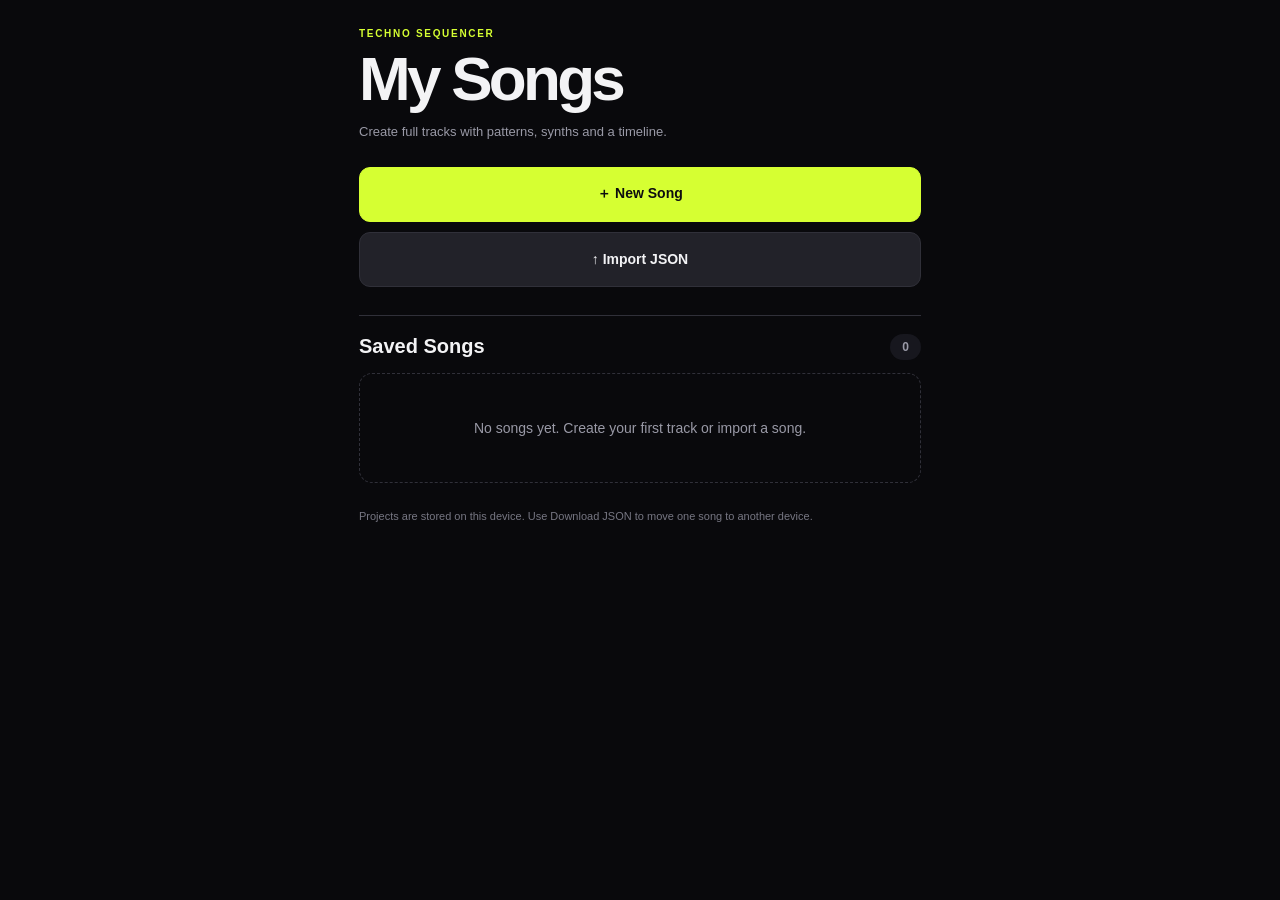
<file: index.html>
<!doctype html>
<html lang="ja">
<head>
  <meta charset="utf-8">
  <meta name="viewport" content="width=device-width, initial-scale=1, viewport-fit=cover">
  <meta name="theme-color" content="#0b0b0d">
  <meta name="apple-mobile-web-app-capable" content="yes">
  <meta name="apple-mobile-web-app-status-bar-style" content="black-translucent">
  <meta name="apple-mobile-web-app-title" content="Techno Seq">
  <link rel="manifest" href="./manifest.webmanifest">
  <link rel="apple-touch-icon" href="./icon.jpeg">
  <link rel="icon" href="./icon.jpeg" type="image/jpeg">
  <link rel="stylesheet" href="./home-v2.css">
  <title>My Songs · Techno Sequencer</title>
</head>
<body>
<main class="home">
  <header>
    <p class="eyebrow">TECHNO SEQUENCER</p>
    <h1>My Songs</h1>
    <p class="subtitle">Create full tracks with patterns, synths and a timeline.</p>
  </header>
  <div class="main-actions">
    <button id="newSong" class="primary" type="button">＋ New Song</button>
    <button id="importSong" type="button">↑ Import JSON</button>
    <input id="jsonFile" type="file" accept=".json,application/json" hidden>
  </div>
  <section class="library">
    <div class="library-head"><h2>Saved Songs</h2><span id="savedCount">0</span></div>
    <p class="message" id="message" role="status"></p>
    <div id="songList" class="song-list"></div>
    <div id="emptyState" class="empty">
      <p>No songs yet. Create your first track or import a song.</p>
    </div>
  </section>
  <footer>Projects are stored on this device. Use Download JSON to move one song to another device.</footer>
</main>
<script src="./song-data.js"></script>
<script src="./home-v2.js"></script>
</body>
</html>
</file>
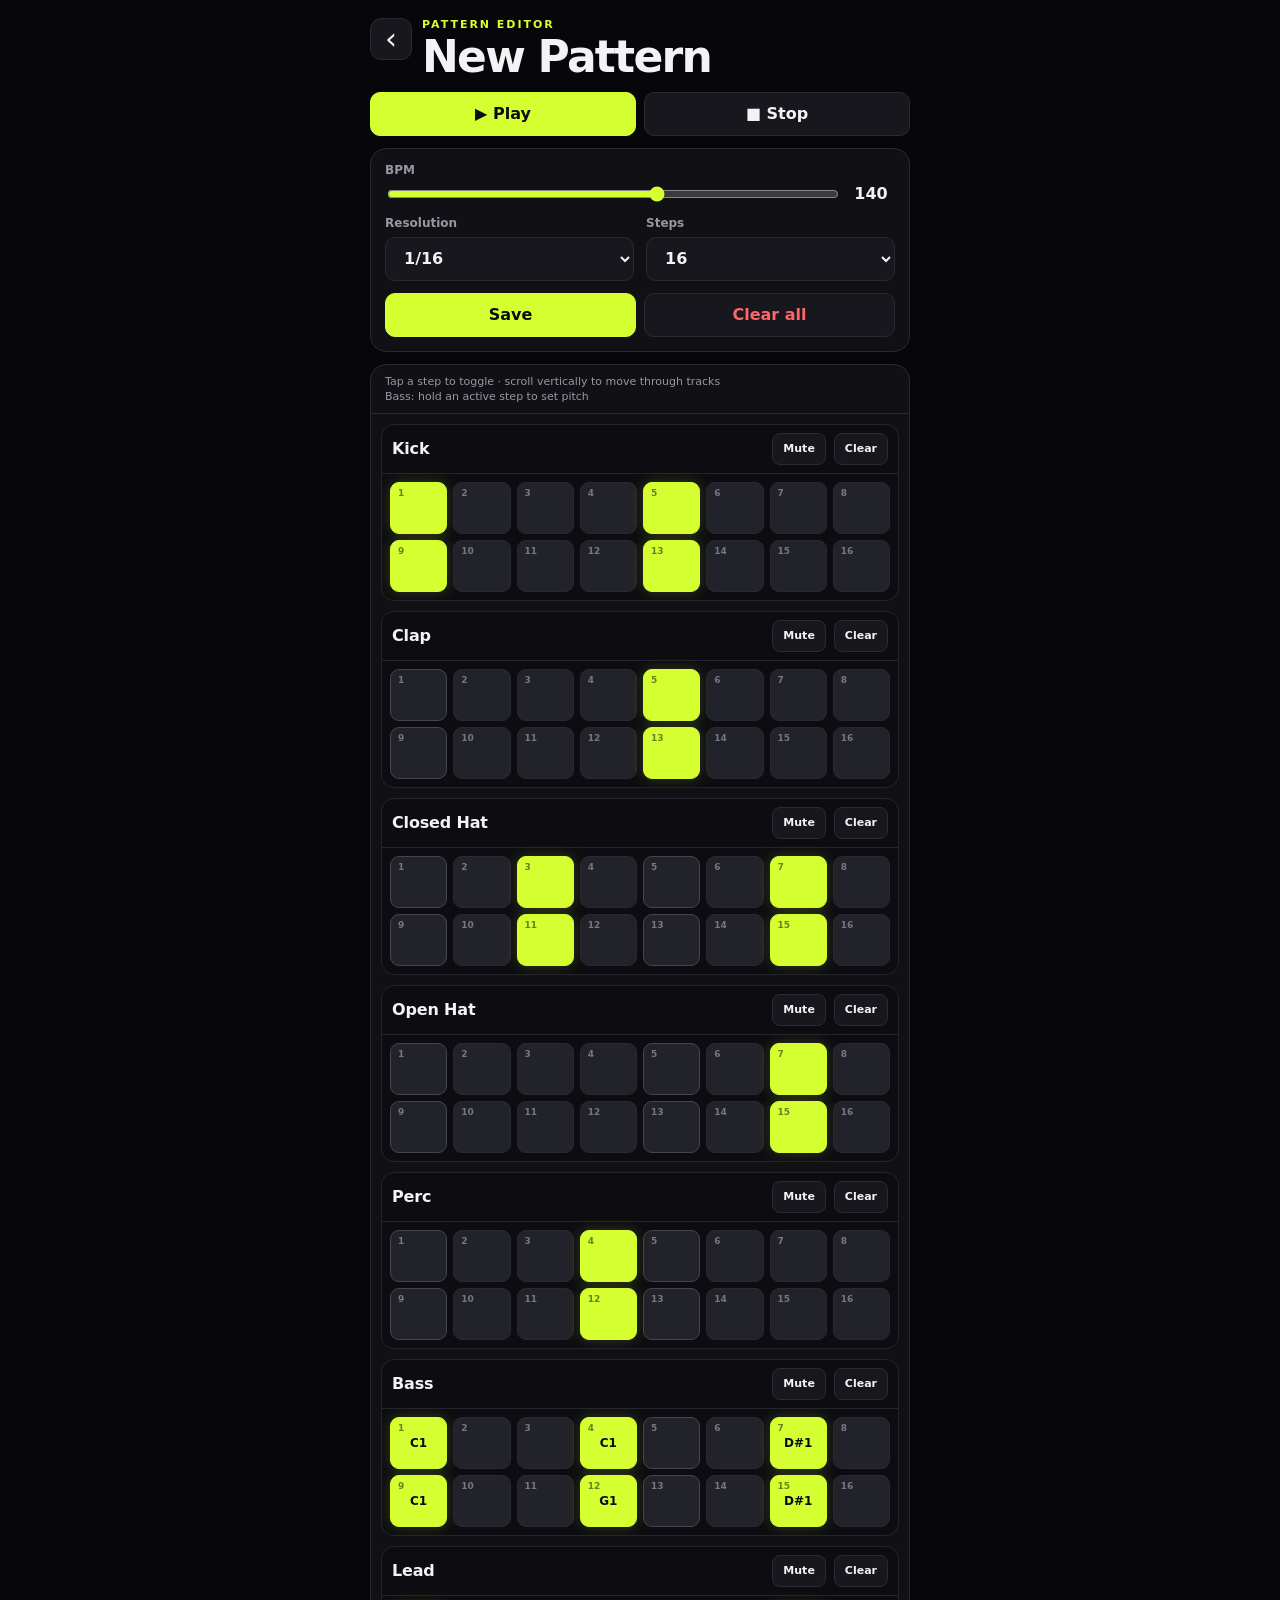
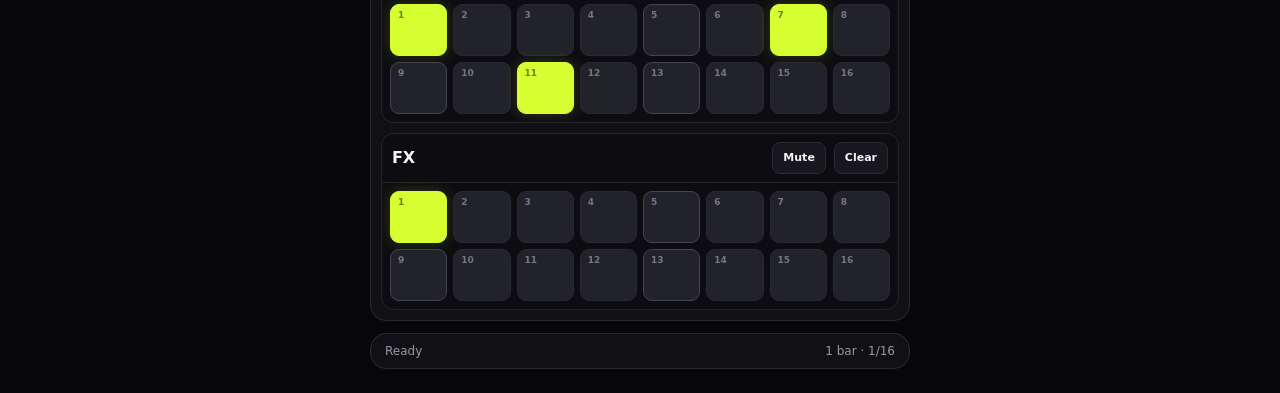
<file: editor.html>
<!doctype html>
<html lang="en">
<head>
  <meta charset="utf-8" />
  <meta name="viewport" content="width=device-width, initial-scale=1, viewport-fit=cover" />
  <meta name="theme-color" content="#0b0b0d" />
  <meta name="apple-mobile-web-app-capable" content="yes" />
  <meta name="apple-mobile-web-app-status-bar-style" content="black-translucent" />
  <meta name="apple-mobile-web-app-title" content="Techno Seq" />
  <link rel="manifest" href="./manifest.webmanifest" />
  <link rel="apple-touch-icon" href="./icon.jpeg" />
  <link rel="icon" href="./icon.jpeg" type="image/jpeg" />
  <link rel="stylesheet" href="./styles.css" />
  <link rel="stylesheet" href="./editor.css" />
  <title>Pattern Editor · Techno Sequencer</title>
</head>
<body>
  <main class="app-shell">
    <header class="topbar">
      <div class="editor-title-row">
        <a class="home-link" href="./" aria-label="Back to patterns">‹</a>
        <div>
          <p class="eyebrow">PATTERN EDITOR</p>
          <h1 id="patternTitle">New Pattern</h1>
        </div>
      </div>
      <div class="transport" aria-label="Transport controls">
        <button id="playBtn" class="primary" type="button">▶ Play</button>
        <button id="stopBtn" type="button">■ Stop</button>
      </div>
    </header>

    <section class="control-panel" aria-label="Sequencer settings">
      <label>
        <span>BPM</span>
        <div class="bpm-control">
          <input id="bpm" type="range" min="80" max="180" step="1" value="140" />
          <output id="bpmValue">140</output>
        </div>
      </label>
      <label>
        <span>Resolution</span>
        <select id="resolution">
          <option value="16" selected>1/16</option>
          <option value="8">1/8</option>
        </select>
      </label>
      <label>
        <span>Steps</span>
        <select id="stepCount">
          <option value="16" selected>16</option>
          <option value="32">32</option>
        </select>
      </label>
      <div class="utility-buttons">
        <button id="saveBtn" class="primary" type="button">Save</button>
        <button id="clearBtn" class="danger" type="button">Clear all</button>
      </div>
    </section>

    <section class="sequencer-card">
      <div class="hint-row">
        <span>Tap a step to toggle · scroll vertically to move through tracks</span>
        <span>Bass: hold an active step to set pitch</span>
      </div>
      <div id="sequencer" class="sequencer" aria-label="Step sequencer"></div>
    </section>

    <section class="status-card" aria-live="polite">
      <span id="status">Ready</span>
      <span id="loopInfo">1 bar · 1/16</span>
    </section>
  </main>

  <dialog id="saveDialog" class="save-dialog">
    <form id="saveForm">
      <div class="dialog-head">
        <div>
          <p class="eyebrow">SAVE PATTERN</p>
          <h2>Name this pattern</h2>
        </div>
        <button type="button" id="cancelSaveBtn" class="icon-button" aria-label="Close">×</button>
      </div>
      <label class="save-name-label" for="saveName">Pattern name</label>
      <input id="saveName" class="pattern-name-input" type="text" maxlength="40" autocomplete="off" placeholder="e.g. Peak Time 01" />
      <button class="primary save-confirm" type="submit">Save &amp; Home</button>
    </form>
  </dialog>

  <dialog id="noteDialog" class="note-dialog">
    <form method="dialog">
      <div class="dialog-head">
        <div>
          <p class="eyebrow">BASS PITCH</p>
          <h2 id="noteDialogTitle">Step 1</h2>
        </div>
        <button value="cancel" class="icon-button" aria-label="Close">×</button>
      </div>
      <div id="noteOptions" class="note-grid"></div>
    </form>
  </dialog>

  <script src="./app.js"></script>
  <script src="./editor.js"></script>
</body>
</html>
</file>
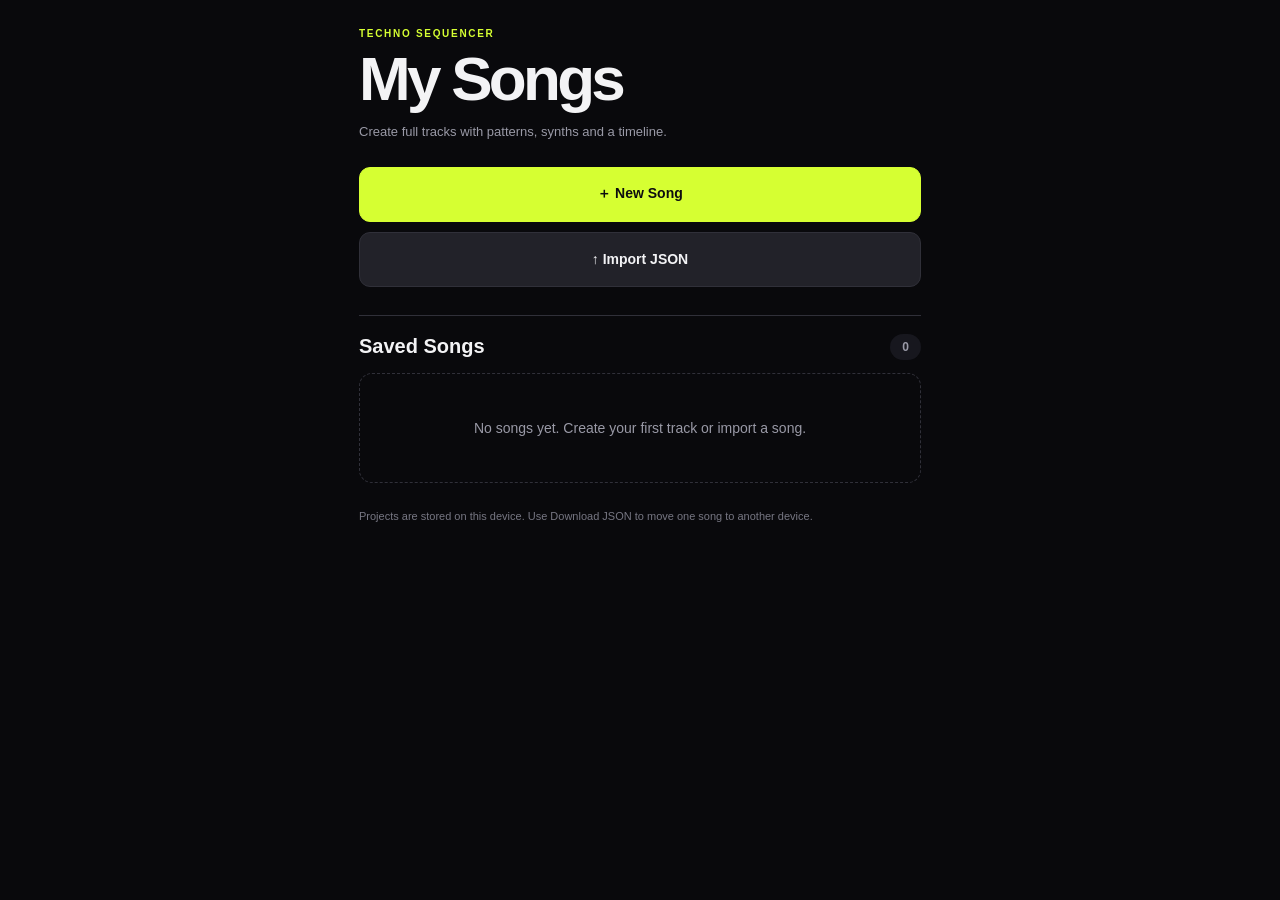
<file: studio.html>
<!doctype html>
<html lang="ja">
<head>
  <meta charset="utf-8">
  <meta name="viewport" content="width=device-width, initial-scale=1, viewport-fit=cover">
  <meta name="theme-color" content="#0b0b0d">
  <meta name="apple-mobile-web-app-capable" content="yes">
  <meta name="apple-mobile-web-app-status-bar-style" content="black-translucent">
  <link rel="manifest" href="./manifest.webmanifest">
  <link rel="apple-touch-icon" href="./icon.jpeg">
  <link rel="icon" href="./icon.jpeg" type="image/jpeg">
  <link rel="stylesheet" href="./studio.css">
  <title>Song Studio · Techno Sequencer</title>
</head>
<body>
<main class="studio">
  <header class="topbar">
    <div class="brand">
      <a id="backLink" class="back" href="./" aria-label="楽曲一覧に戻る">‹</a>
      <div class="name">
        <span class="eyebrow">TECHNO SEQUENCER</span>
        <button id="renameSong" class="song-name" title="曲名を変更">Untitled Song <span>✎</span></button>
      </div>
      <button id="saveBtn" class="accent" type="button">Save</button>
    </div>
    <div class="transport">
      <button id="playBtn" class="accent" type="button">▶ Play</button>
      <button id="stopBtn" type="button">■ Stop</button>
      <label class="bpm-label">BPM <input id="bpm" type="number" min="60" max="200" step="1" inputmode="numeric" value="140"></label>
      <div class="play-position" id="position">1 / 32</div>
    </div>
  </header>
  <nav id="editTabs" class="tabs" aria-label="パターン編集メニュー" hidden>
    <button data-tab="pattern" class="selected" type="button">PATTERN</button>
    <button data-tab="sound" type="button">SOUND</button>
  </nav>
  <section id="songPanel" class="panel">
    <div class="section-head">
      <div><h2>Arrangement</h2><p>TRACK / BARの目盛りをタップしてそこから再生 · 空白レーンをタップしてクリップ追加</p></div>
    </div>
    <div class="section-tools">
      <label>Song length
        <select id="songBars">
          <option value="16">16 bars</option>
          <option value="32">32 bars</option>
          <option value="64">64 bars</option>
          <option value="128">128 bars</option>
        </select>
      </label>
    </div>
    <div class="timeline-wrap" id="timelineWrap" tabindex="0" aria-label="曲の時間軸">
      <div id="timeline" class="timeline"></div>
    </div>
    <p class="hint">横スクロールで曲を移動できます。新しいクリップは4小節単位で配置されます。</p>
  </section>
  <section id="patternPanel" class="panel" hidden>
    <div class="section-head">
      <div><h2 id="patternTitle">Pattern Editor</h2><p id="patternSub">クリップを選択すると編集できます。</p></div>
    </div>
    <div id="patternControls" class="section-tools">
      <div class="fixed-pattern-length"><span>Pattern length</span><strong>4 bars · Fixed</strong></div>
      <label class="pattern-volume" for="patternVolume">Volume · <span id="patternInstrument">Track</span>
        <span class="volume-row">
          <input id="patternVolume" type="range" min="0" max="150" step="1" value="100">
          <output id="patternVolumeValue" for="patternVolume">100%</output>
        </span>
      </label>
      <label id="noteLengthLabel">Note length
        <select id="noteLength">
          <option value="2">1/8</option><option value="4">1/4</option>
          <option value="8">1/2</option><option value="16">1 bar</option>
        </select>
      </label>
      <button id="clearPattern" type="button">Clear Notes</button>
    </div>
    <div id="patternGrid" class="pattern-workspace"></div>
    <p class="hint" id="patternHint">マスをタップすると音を配置・削除できます。</p>
  </section>
  <section id="soundPanel" class="panel" hidden>
    <div class="section-head"><div><h2 id="soundTitle">Sound</h2><p>選択中の楽器の音色を調整します。</p></div></div>
    <div id="soundEditor" class="sound-editor"></div>
  </section>
  <footer class="status"><span id="status" role="status">Ready</span><span>Auto-saved on this device</span></footer>
</main>
<dialog id="clipMenu" class="action-dialog">
  <div class="dialog-body">
    <div class="dialog-top"><h3 id="clipMenuTitle">Clip</h3><button id="closeMenu" type="button" aria-label="閉じる">×</button></div>
    <button id="menuEdit" type="button">✎ Edit Notes</button>
    <button id="menuDuplicate" type="button">▣ Duplicate (independent)</button>
    <label class="inline-select">Clip length
      <select id="menuLength">
        <option value="4">4 bars</option><option value="8">8 bars</option><option value="16">16 bars</option><option value="32">32 bars</option>
      </select>
    </label>
    <div class="move-row">
      <button id="moveLeft" type="button">← 4 bars</button><button id="moveRight" type="button">4 bars →</button>
    </div>
    <button id="menuDelete" class="danger" type="button">Delete Clip</button>
  </div>
</dialog>
<script src="./song-data.js"></script>
<script src="./studio-audio.js"></script>
<script src="./piano-roll.js"></script>
<script src="./studio.js"></script>
</body>
</html>
</file>
<file: home-v2.css>
:root{color-scheme:dark;--bg:#09090c;--panel:#17171e;--border:#303039;--text:#f3f3f5;--muted:#9999a6;--accent:#d6ff32}
*{box-sizing:border-box}body{margin:0;min-height:100dvh;background:var(--bg);color:var(--text);font:14px -apple-system,BlinkMacSystemFont,"Segoe UI",sans-serif}
button{font:inherit;cursor:pointer;min-height:44px;padding:10px 13px;border:1px solid var(--border);border-radius:11px;background:#222229;color:var(--text);font-weight:750}
button:active{transform:scale(.98)}button:focus-visible{outline:2px solid var(--accent)}button.primary{background:var(--accent);color:#0d0d0f;border-color:var(--accent)}
.home{width:min(590px,100%);margin:auto;padding:calc(28px + env(safe-area-inset-top)) 14px calc(32px + env(safe-area-inset-bottom))}
.eyebrow{font-size:10px;color:var(--accent);font-weight:900;letter-spacing:.17em;margin:0 0 9px}
h1{margin:0;font-size:clamp(42px,12vw,62px);letter-spacing:-.06em;line-height:1}
.subtitle{color:var(--muted);font-size:13px;line-height:1.5;margin:12px 0 0}
.main-actions{display:grid;gap:10px;margin:25px 0 28px}.main-actions button{min-height:55px}
.library{border-top:1px solid var(--border);padding-top:18px}.library-head{display:flex;justify-content:space-between;align-items:center;margin-bottom:13px}.library-head h2{margin:0;font-size:20px}
#savedCount{background:var(--panel);border-radius:30px;padding:6px 12px;color:var(--muted);font-size:12px;font-weight:800}
.song-list{display:grid;gap:10px}.song-card{border:1px solid var(--border);border-radius:15px;background:var(--panel);padding:11px;display:grid;gap:10px}
.open-song{background:transparent;border:0;text-align:left;padding:4px 5px;display:grid;gap:6px;min-width:0}
.song-name{font-size:18px;font-weight:850;overflow-wrap:anywhere}.song-meta{font-size:11px;color:var(--muted)}.song-actions{display:flex;gap:8px;justify-content:flex-end}
.song-actions button{font-size:12px;min-height:38px}.song-actions .download{border-color:#839934;color:var(--accent)}.song-actions .delete{color:#ff8a8a}
.empty{padding:32px 16px;border:1px dashed var(--border);border-radius:13px;color:var(--muted);text-align:center}.empty[hidden]{display:none}
.message{font-size:12px;color:var(--accent);min-height:0;margin:0 0 8px}.message:empty{display:none}
footer{margin-top:25px;color:#777783;font-size:11px;line-height:1.5}
</file>
<file: styles.css>
:root {
  color-scheme: dark;
  --bg: #070709;
  --panel: #111115;
  --panel-2: #17171d;
  --line: #2a2a33;
  --text: #f3f3f5;
  --muted: #9797a5;
  --accent: #d6ff32;
  --accent-2: #8affdc;
  --danger: #ff6767;
  --cell: #22222a;
  --cell-on: #d6ff32;
  --cell-play: #ffffff;
}

* { box-sizing: border-box; }

html, body {
  margin: 0;
  min-height: 100%;
  background: var(--bg);
  color: var(--text);
  font-family: Inter, ui-sans-serif, system-ui, -apple-system, BlinkMacSystemFont, "Segoe UI", sans-serif;
}

body { min-height: 100vh; min-height: 100dvh; }
button, select, input { font: inherit; }
button { cursor: pointer; }

.app-shell {
  width: min(560px, 100%);
  margin: 0 auto;
  padding: calc(18px + env(safe-area-inset-top)) 10px calc(24px + env(safe-area-inset-bottom));
}

.topbar {
  display: flex;
  flex-direction: column;
  align-items: stretch;
  gap: 14px;
  margin-bottom: 12px;
}

.eyebrow {
  margin: 0 0 5px;
  font-size: 11px;
  letter-spacing: .18em;
  color: var(--accent);
  font-weight: 800;
}

h1, h2, h3 { margin: 0; }
h1 { font-size: clamp(29px, 10vw, 44px); line-height: .95; letter-spacing: -.04em; }
h2 { font-size: 20px; }
h3 { font-size: 16px; }

.transport, .utility-buttons, .track-actions {
  display: flex;
  gap: 8px;
}

.transport button, .utility-buttons button { flex: 1; }

button, select {
  min-height: 44px;
  border: 1px solid var(--line);
  border-radius: 10px;
  background: var(--panel-2);
  color: var(--text);
  padding: 0 14px;
  font-weight: 700;
}

button:active { transform: translateY(1px); }
button.primary { background: var(--accent); color: #0c0c0e; border-color: var(--accent); }
button.danger { color: var(--danger); }
button.muted { opacity: .55; text-decoration: line-through; }

.control-panel, .sequencer-card, .status-card {
  border: 1px solid var(--line);
  background: var(--panel);
  border-radius: 16px;
}

.control-panel {
  display: grid;
  grid-template-columns: 1fr 1fr;
  gap: 12px;
  padding: 14px;
  margin-bottom: 12px;
}

.control-panel label:first-child,
.utility-buttons { grid-column: 1 / -1; }

.control-panel label > span {
  display: block;
  margin-bottom: 7px;
  color: var(--muted);
  font-size: 12px;
  font-weight: 700;
}

.bpm-control {
  display: grid;
  grid-template-columns: minmax(120px, 1fr) 48px;
  gap: 10px;
  align-items: center;
}

.bpm-control output {
  text-align: center;
  font-variant-numeric: tabular-nums;
  font-weight: 800;
}

input[type="range"] { width: 100%; accent-color: var(--accent); }
select { width: 100%; }

.sequencer-card { overflow: hidden; }
.hint-row {
  display: flex;
  flex-direction: column;
  gap: 2px;
  padding: 10px 14px;
  color: var(--muted);
  font-size: 11px;
  border-bottom: 1px solid var(--line);
}

.sequencer {
  display: flex;
  flex-direction: column;
  gap: 10px;
  padding: 10px;
}

.track-card {
  border: 1px solid #24242c;
  border-radius: 13px;
  background: #0d0d11;
  overflow: hidden;
}

.track-head {
  min-height: 48px;
  display: flex;
  align-items: center;
  justify-content: space-between;
  gap: 10px;
  padding: 8px 10px;
  border-bottom: 1px solid #24242c;
}

.track-name { font-weight: 850; letter-spacing: -.01em; }
.track-actions button {
  min-height: 32px;
  height: 32px;
  padding: 0 10px;
  border-radius: 8px;
  font-size: 11px;
}

.step-grid {
  display: grid;
  grid-template-columns: repeat(4, minmax(0, 1fr));
  gap: 6px;
  padding: 8px;
}

.step-cell {
  min-width: 0;
  width: 100%;
  height: 52px;
  min-height: 52px;
  border: 1px solid #292931;
  border-radius: 9px;
  background: var(--cell);
  padding: 0;
  position: relative;
  overflow: hidden;
  touch-action: pan-y;
  user-select: none;
  -webkit-user-select: none;
  -webkit-tap-highlight-color: transparent;
}

.step-cell.beat { border-color: #454551; }
.step-cell.active {
  background: var(--cell-on);
  border-color: var(--cell-on);
  box-shadow: 0 0 14px rgba(214,255,50,.18);
}
.step-cell.playing {
  outline: 2px solid var(--cell-play);
  outline-offset: -3px;
  transform: scale(.96);
}
.step-cell.active.playing { box-shadow: 0 0 18px rgba(214,255,50,.48); }

.step-label {
  position: absolute;
  top: 5px;
  left: 7px;
  font-size: 9px;
  font-weight: 800;
  color: #777784;
  pointer-events: none;
}

.step-cell.active .step-label { color: rgba(11,11,13,.52); }
.note-label {
  position: absolute;
  inset: 0;
  display: grid;
  place-items: center;
  pointer-events: none;
  font-size: 12px;
  font-weight: 900;
  color: #0b0b0d;
}

.status-card {
  margin-top: 12px;
  padding: 10px 14px;
  display: flex;
  justify-content: space-between;
  gap: 10px;
  color: var(--muted);
  font-size: 12px;
}

.note-dialog {
  width: min(430px, calc(100% - 24px));
  border: 1px solid var(--line);
  border-radius: 18px;
  background: #101014;
  color: var(--text);
  padding: 0;
}
.note-dialog::backdrop { background: rgba(0,0,0,.76); backdrop-filter: blur(3px); }
.note-dialog form { padding: 16px; }
.dialog-head { display: flex; justify-content: space-between; align-items: flex-start; margin-bottom: 14px; }
.icon-button { min-width: 38px; padding: 0; font-size: 25px; }
.note-grid { display: grid; grid-template-columns: repeat(4, 1fr); gap: 8px; }
.note-grid button { padding: 0 8px; }
.note-grid button.selected { background: var(--accent-2); color: #0c0c0e; border-color: var(--accent-2); }

@media (min-width: 520px) {
  .step-grid { grid-template-columns: repeat(8, minmax(0, 1fr)); }
}

@media (prefers-reduced-motion: reduce) {
  *, *::before, *::after { transition: none !important; }
}
</file>
<file: editor.css>
.editor-title-row { display:flex; align-items:flex-start; gap:10px; }
.home-link { display:grid; place-items:center; width:42px; height:42px; flex:0 0 42px; border:1px solid var(--line); border-radius:11px; background:var(--panel-2); color:var(--text); text-decoration:none; font-size:30px; line-height:1; }
.save-dialog { width:min(430px,calc(100% - 24px)); border:1px solid var(--line); border-radius:18px; background:#101014; color:var(--text); padding:0; }
.save-dialog::backdrop { background:rgba(0,0,0,.76); backdrop-filter:blur(3px); }
.save-dialog form { padding:16px; }
.save-name-label { display:block; margin:0 0 7px; color:var(--muted); font-size:12px; font-weight:700; }
.pattern-name-input { width:100%; min-height:48px; border:1px solid var(--line); border-radius:10px; background:var(--panel-2); color:var(--text); padding:0 12px; font:inherit; font-size:16px; outline:none; }
.pattern-name-input:focus { border-color:var(--accent); }
.save-confirm { width:100%; margin-top:12px; }
</file>
<file: studio.css>
:root{color-scheme:dark;--bg:#09090c;--panel:#141419;--panel2:#1e1e25;--border:#303039;--text:#f3f3f5;--muted:#9797a6;--accent:#d6ff32;--danger:#ff8585}
*{box-sizing:border-box}html,body{margin:0;min-height:100%;background:var(--bg);color:var(--text);font:14px -apple-system,BlinkMacSystemFont,"Segoe UI",sans-serif}
button,input,select{font:inherit}button{cursor:pointer;color:var(--text);border:1px solid var(--border);background:var(--panel2);border-radius:10px;min-height:40px;padding:8px 12px;font-weight:650}
button:focus-visible,select:focus-visible,input:focus-visible{outline:2px solid var(--accent);outline-offset:2px}
button:active{transform:scale(.98)}button.accent{background:var(--accent);border-color:var(--accent);color:#111114;font-weight:850}
input,select{background:var(--panel2);border:1px solid var(--border);border-radius:8px;color:var(--text);padding:8px;min-height:40px;max-width:100%}
input[type=range]{accent-color:var(--accent);padding:0;min-height:25px;width:100%;border:0;background:transparent}
.studio{width:min(900px,100%);margin:auto;padding:calc(14px + env(safe-area-inset-top)) 12px calc(28px + env(safe-area-inset-bottom))}
.topbar{display:grid;gap:14px}.brand,.transport,.section-head,.section-tools,.dialog-top,.move-row{display:flex;align-items:center;gap:9px}
.brand{justify-content:space-between}.name{min-width:0;flex:1}.eyebrow{color:var(--accent);font-size:10px;font-weight:900;letter-spacing:.15em}.song-name{display:block;overflow:hidden;text-overflow:ellipsis;white-space:nowrap;padding:3px 0;min-height:30px;max-width:100%;border:0;background:none;text-align:left;font-size:clamp(23px,6vw,32px);font-weight:850;letter-spacing:-.04em}
.song-name span{color:var(--muted);font-size:15px}.back{display:grid;place-items:center;text-decoration:none;color:var(--text);border:1px solid var(--border);background:var(--panel2);border-radius:10px;width:43px;height:43px;font-size:29px}
.transport{flex-wrap:wrap}.transport>button{flex:1}.bpm-label{display:flex;align-items:center;gap:5px;color:var(--muted);font-size:11px;font-weight:800}.bpm-label input{width:65px;color:var(--text);font-size:15px;text-align:center}.play-position{font-variant-numeric:tabular-nums;font-weight:800;color:var(--accent);min-width:62px;text-align:right}
 .tabs{display:grid;grid-template-columns:repeat(2,1fr);gap:4px;margin:15px 0}.tabs button{min-width:0;padding:10px 1px;min-height:42px;font-size:11px;letter-spacing:.03em}.tabs button.selected{background:var(--accent);border-color:var(--accent);color:#121212}
.panel{border:1px solid var(--border);border-radius:16px;background:var(--panel);padding:12px}.panel[hidden]{display:none}
.section-head{justify-content:space-between;align-items:flex-start;margin-bottom:12px}h2{margin:0 0 5px;font-size:20px}h3{margin:0}.section-head p,.hint{margin:0;color:var(--muted);font-size:11px;line-height:1.5}.hint{margin:12px 0 2px}.section-head button{flex:none}
.section-tools{flex-wrap:wrap;margin:0 0 12px;align-items:end}.section-tools label,.sound-track-picker{display:grid;gap:5px;color:var(--muted);font-size:11px;font-weight:750}.section-tools button{font-size:12px}
.timeline-wrap{overflow-x:auto;overscroll-behavior-x:contain;border-radius:10px;border:1px solid var(--border);background:#101014;-webkit-overflow-scrolling:touch}
.timeline{width:max-content;min-width:100%;--bar:38px;--label:82px}.timeline-header,.timeline-row{display:flex;min-height:39px}
.timeline-header{position:sticky;top:0;z-index:2;background:#17171c}
.track-label,.timeline-corner{position:sticky;left:0;z-index:2;flex:none;width:var(--label);padding:9px 5px;border-right:1px solid #40404a;background:#1d1d24;font-size:11px;font-weight:750;display:flex;align-items:center}
.timeline-corner{z-index:3;color:var(--muted);font-size:9px}
.timeline-ruler{position:relative;height:35px;flex:none;background:repeating-linear-gradient(to right,#35353c 0px,#35353c 1px,transparent 1px,transparent calc(var(--bar)*4));}
.bar-marker{position:absolute;top:9px;color:#a4a4ae;font-size:10px;pointer-events:none;padding-left:4px}
.timeline-row{border-top:1px solid #303038}.lane{position:relative;flex:none;height:43px;background:repeating-linear-gradient(to right,transparent 0px,transparent calc(var(--bar) - 1px),#282830 calc(var(--bar) - 1px),#282830 var(--bar)),repeating-linear-gradient(to right,transparent 0px,transparent calc(var(--bar)*4 - 2px),#484852 calc(var(--bar)*4 - 2px),#484852 calc(var(--bar)*4));cursor:crosshair}
.lane:hover{background-color:#17171e}.clip{position:absolute;top:5px;height:32px;min-height:32px;padding:4px 6px;overflow:hidden;text-align:left;white-space:nowrap;text-overflow:ellipsis;font-size:11px;font-weight:900;letter-spacing:-.02em;color:#141416;border:1px solid rgba(0,0,0,.18);border-radius:6px;touch-action:pan-x;-webkit-user-select:none;user-select:none}
.clip:focus-visible{outline:3px solid #fff}.clip.is-now{box-shadow:0 0 0 2px white inset}.timeline-row.playing .track-label{color:var(--accent)}
.pattern-workspace{overflow:hidden}.drum-grid{display:grid;grid-template-columns:repeat(8,minmax(0,1fr));gap:5px}.drum-cell{min-width:0;height:48px;min-height:48px;padding:2px;border:1px solid #393942;border-radius:8px;background:#262630;color:#9a9aa7;font-size:11px}.drum-cell.beat{border-color:#777783}.drum-cell.on{background:var(--accent);color:#111}.drum-cell.playing,.piano-cell.playing{outline:2px solid white;outline-offset:-2px}
.bar-divider{grid-column:1/-1;color:var(--muted);font-size:11px;font-weight:800;padding:8px 2px 3px}
.piano-scroll{overflow:auto;max-height:470px;overscroll-behavior:contain;border:1px solid var(--border);border-radius:10px;background:#111116;-webkit-overflow-scrolling:touch}
.piano-row{display:flex;width:max-content}.piano-key{position:sticky;left:0;z-index:1;width:48px;min-width:48px;height:29px;display:flex;align-items:center;justify-content:center;background:#282831;border-right:1px solid #454550;border-bottom:1px solid #393942;font-size:10px;font-weight:750}
.piano-key.black{background:#1a1a20;color:#a5a5b2}.piano-cell{flex:none;min-width:27px;width:27px;min-height:29px;height:29px;padding:0;background:#202028;border:1px solid #2b2b35;border-radius:0}
.piano-cell.beat{border-left-color:#5c5c68}.piano-cell.on{background:var(--accent);border-color:#a3bc29}.piano-cell.tail{background:#718b39;border-color:#536b2b}.piano-ruler{position:sticky;top:0;z-index:2;display:flex;width:max-content;background:#121218}.piano-ruler .piano-cell{color:var(--muted);font-size:9px;font-weight:750}.piano-note-help{font-size:11px;color:var(--muted);margin:8px 0 0}
.settings-list{display:grid;gap:10px}.mixer-card,.sound-box{border:1px solid var(--border);border-radius:11px;background:#101015;padding:12px}.mixer-title,.slider-title{display:flex;justify-content:space-between;align-items:center;gap:8px}.mixer-title{margin-bottom:10px}.mixer-name{display:flex;gap:8px;align-items:center;font-weight:800}.track-dot{width:9px;height:9px;border-radius:50%}.mute-btn{min-height:34px;padding:6px 10px;font-size:11px}.mute-btn.active{color:var(--danger);border-color:var(--danger)}
.sound-track-picker{margin-bottom:13px}.sound-editor{display:grid;gap:12px}.sound-box>label{display:block;margin-bottom:8px;color:var(--muted);font-size:12px;font-weight:800}.sound-box select{width:100%}.sound-param{margin:0 0 15px}.sound-param:last-child{margin:0}.slider-title{font-size:14px;font-weight:800}.sound-param p{color:var(--muted);font-size:11px;margin:4px 0 9px;line-height:1.4}
.status{display:flex;justify-content:space-between;gap:8px;margin:12px 2px;color:var(--muted);font-size:10px;flex-wrap:wrap}.status span:first-child{color:var(--accent)}
.action-dialog{width:min(400px,calc(100% - 24px));max-height:calc(100dvh - 50px);border:1px solid var(--border);border-radius:17px;background:#141419;color:var(--text);padding:0}.action-dialog::backdrop{background:rgba(0,0,0,.75)}.dialog-body{padding:15px;display:grid;gap:9px}.dialog-top{justify-content:space-between}.dialog-body>button{width:100%;text-align:left}.dialog-body .danger{color:var(--danger)}.inline-select{display:flex;justify-content:space-between;align-items:center;font-size:12px;color:var(--muted)}.move-row>*{flex:1}
@media(max-width:380px){.studio{padding-left:8px;padding-right:8px}.brand{gap:6px}.tabs button{font-size:10px}.transport>button{padding:6px}}

.section-tools[hidden]{display:none}

.tabs[hidden]{display:none !important}
.fixed-pattern-length{display:grid;gap:5px;min-width:132px;color:var(--muted);font-size:11px;font-weight:750}
.fixed-pattern-length strong{display:flex;align-items:center;min-height:40px;background:var(--panel2);border:1px solid var(--border);border-radius:8px;padding:8px 10px;color:var(--text);font-size:12px;font-weight:800}

/* Clip editing: instrument volume belongs to the Pattern, never to a global Mixer. */
.pattern-volume{flex:1;min-width:160px;max-width:330px}
.volume-row{display:flex;align-items:center;gap:9px;min-height:40px}
.volume-row input[type="range"]{min-width:0;flex:1}
.volume-row output{min-width:43px;text-align:right;font-size:12px;font-weight:800;color:var(--text)}
/* Make fixed four-bar drum editing legible in every viewport size. */
.drum-grid .bar-divider:not(:first-child){border-top:1px solid var(--border);margin-top:8px}

/* Bass and Lead only: continuous half-beat grid, draggable notes. */
.halfbar-editor{display:grid;gap:8px;min-width:0}
.halfbar-scroll{width:100%;max-height:395px;overscroll-behavior-x:contain}
.halfbar-scroll .piano-row{width:max-content}
.halfbar-scroll .piano-cell{width:var(--piano-step,36px);min-width:var(--piano-step,36px);height:36px;min-height:36px;touch-action:pan-y;user-select:none;-webkit-user-select:none}
.halfbar-scroll .piano-key{height:36px;min-height:36px}
.halfbar-scroll .piano-cell.bar-start{border-left:2px solid #a5a5af}
.halfbar-scroll .piano-cell.preview{background:#d6ff32;border-color:#fafed2}
.halfbar-scroll .piano-ruler,.halfbar-scroll .piano-ruler .piano-cell{touch-action:pan-x;user-select:none;-webkit-user-select:none}
.halfbar-scroll .piano-ruler .piano-cell{font-size:11px}
.halfbar-scroll .piano-row .piano-cell{touch-action:pan-y}

/* Arrangement bar ruler: choose playback start directly in the TRACK / BAR row. */
.timeline-ruler{cursor:pointer;touch-action:pan-x;user-select:none;-webkit-user-select:none}
.ruler-playhead{position:absolute;top:0;bottom:0;width:2px;background:var(--accent);z-index:1;pointer-events:none;box-shadow:0 0 0 1px rgba(0,0,0,.45)}
.ruler-playhead::before{content:"";position:absolute;top:0;left:-4px;width:10px;height:8px;border-radius:0 0 3px 3px;background:var(--accent)}

/* Suppress iOS long-press callouts when stretching piano notes. */
.halfbar-scroll .piano-row .piano-cell{-webkit-touch-callout:none;touch-action:pan-y}
</file>
